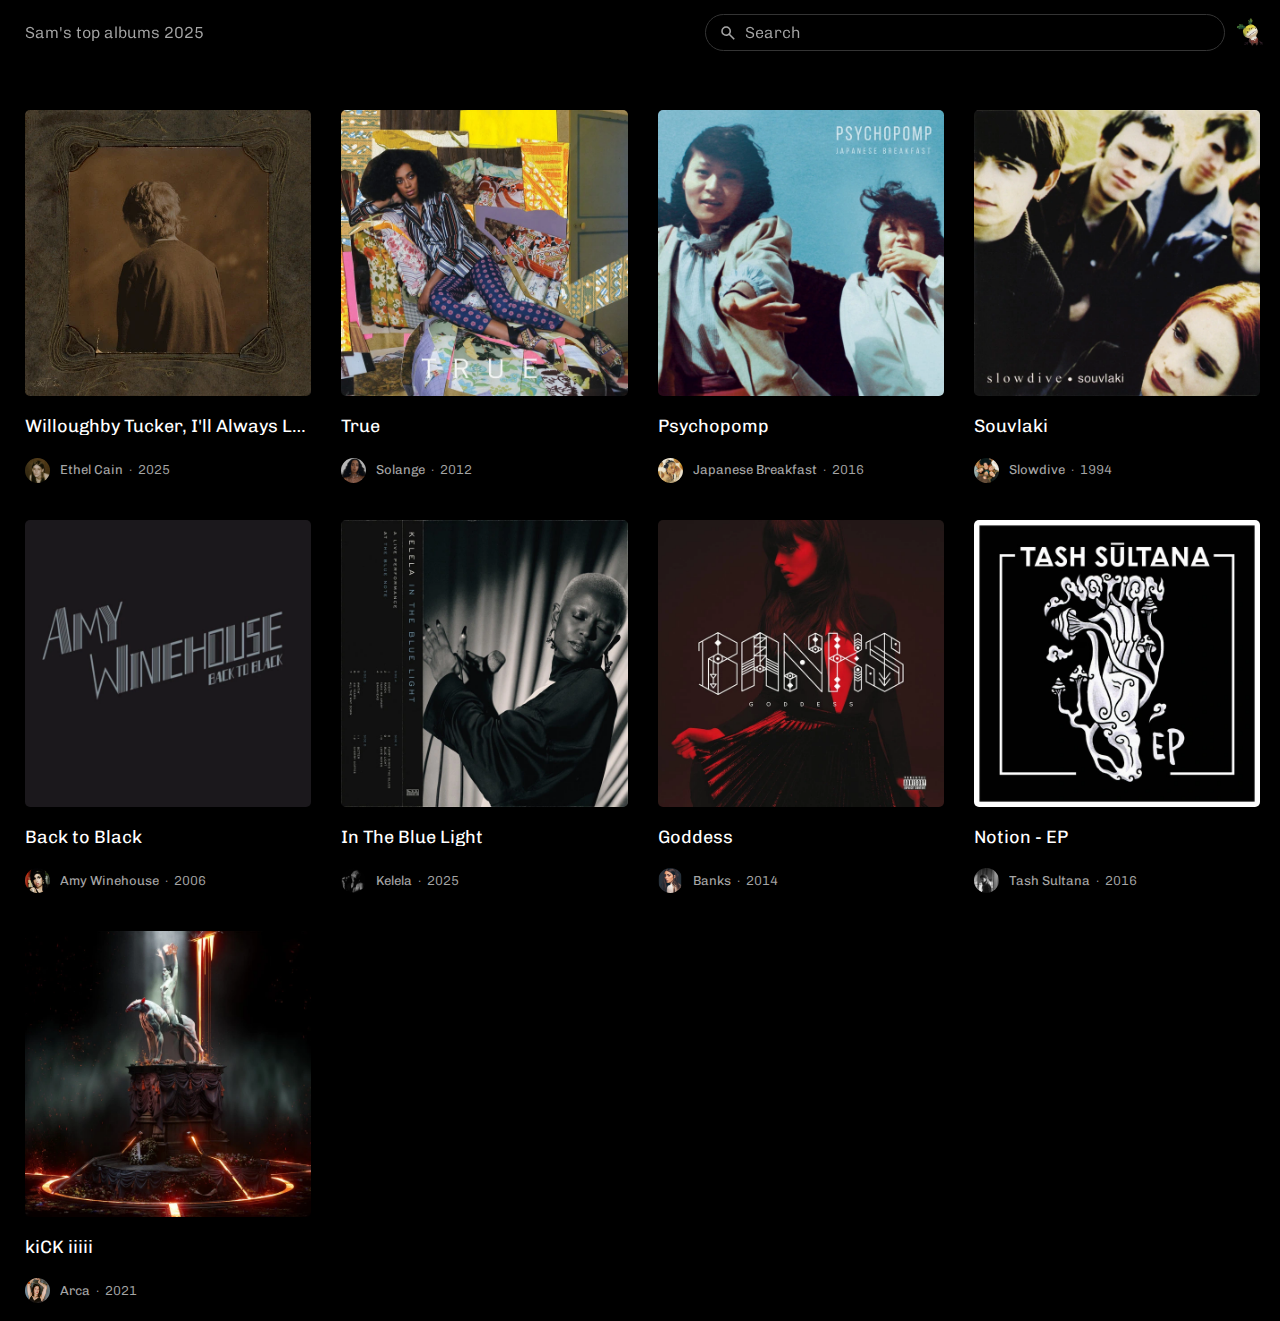
<file: index.html>
<!DOCTYPE html>
<html>
  <head>
    <link rel="preconnect" href="https://fonts.googleapis.com"><link rel="preconnect" href="https://fonts.gstatic.com" crossorigin><link href="https://fonts.googleapis.com/css2?family=Chivo:ital,wght@0,100..900;1,100..900&display=swap" rel="stylesheet">
    <link rel="stylesheet" href="spotify.css">
    <link rel="stylesheet" href="https://fonts.googleapis.com/css2?family=Material+Symbols+Outlined:opsz,wght,FILL,GRAD@24,400,0,0&icon_names=search" />
  </head>
  <body>
    <div class="header">
      <p class="logo">
        Sam's top albums 2025
      </p>
      <form>
        <div class="search">
          <span class="search-icon material-symbols-outlined">search</span>
          <input class="search-input" type="search" placeholder="Search">
        </div>
    </form>
      <img class="daikon" src="daikon.webp">
    </div>
    <div class="master-grid">
      <a href="https://www.youtube.com/watch?v=sP0us82q1ck" class="box" target="_blank">
        <img class="image" src="nettles.webp">
        <div class="titles">
          <p class="album">
            Willoughby Tucker, I'll Always Love You
          </p>
          <img class="artist" src="ethel.webp">
          <p class="artist-name">
          <span class="word"> Ethel Cain </span> &nbsp;&#183;&nbsp; 2025
          </p>
        </div>
      </a>
      <a href="https://www.youtube.com/watch?v=54udyumV1vo&list=PLXWlsAObXyAVkUFub3P4aTj1ut2wpO9xr" target="blank" class="box">
        <img class="image" src="true.webp">
        <div class="titles">
          <p class="album">
            True
          </p>
          <img class="artist" src="solange.webp">
          <p class="artist-name">
          <span class="word"> Solange </span> &nbsp;&#183;&nbsp; 2012
          </p>
        </div>
      </a>
      <a href="https://www.youtube.com/watch?v=-XkjHf2mXOY&list=PLHrPP0rObVipXYu4gSj0CDCb-Hqkq28ZC" target="blank" class="box">
        <img class="image" src="psychopomp.webp">
        <div class="titles">
          <p class="album">
            Psychopomp
          </p>
          <img class="artist" src="Japanesebreakfast.webp">
          <p class="artist-name">
          <span class="word"> Japanese Breakfast </span> &nbsp;&#183;&nbsp; 2016
          </p>
        </div>
      </a>
      <a href="https://www.youtube.com/watch?v=5D2u3ASuelQ&list=PLDZmtI4GBWqwLV4dbdQuSEEL3r7KX1QFt" target="blank" class="box">
        <img class="image" src="souvlaki.webp">
        <div class="titles">
          <p class="album">
            Souvlaki
          </p>
          <img class="artist" src="Slowdrive.webp">
          <p class="artist-name">
          <span class="word"> Slowdive </span> &nbsp;&#183;&nbsp; 1994
          </p>
        </div>
      </a>
      <a href="https://www.youtube.com/watch?v=t2TKqJ2FXGM&list=PLDCdjwiC90TGLe5any6XHKHogPqdfb_yP" target="blank" class="box">
        <img class="image" src="back-to-black.webp">
        <div class="titles">
          <p class="album">
            Back to Black
          </p>
          <img class="artist" src="amy.webp">
          <p class="artist-name">
          <span class="word"> Amy Winehouse </span> &nbsp;&#183;&nbsp; 2006
          </p>
        </div>
      </a>
      <a href="https://www.youtube.com/watch?v=87SSDIEQoO8" target="blank" class="box">
        <img class="image" src="bluelight.webp">
        <div class="titles">
          <p class="album">
            In The Blue Light
          </p>
          <img class="artist" src="Kelela.webp">
          <p class="artist-name">
          <span class="word"> Kelela </span> &nbsp;&#183;&nbsp; 2025
          </p>
        </div>
      </a>
      <a href="https://www.youtube.com/watch?v=gvpmDw0uDnI&list=PLPaztBWnatcjNPXymWPQL4pfMvi1B5Qe_" target="blank" class="box">
        <img class="image" src="goddess.webp">
        <div class="titles">
          <p class="album">
            Goddess
          </p>
          <img class="artist" src="banks.webp">
          <p class="artist-name">
          <span class="word"> Banks </span> &nbsp;&#183;&nbsp; 2014
          </p>
        </div>
      </a>
      <a href="https://www.youtube.com/watch?v=7C_niY2Ku_A&list=PLw3A77RRI5PD9QYqiyKr3EUHk2Ac2ET83" target="blank" class="box">
        <img class="image" src="notion.webp">
        <div class="titles">
          <p class="album">
            Notion - EP
          </p>
          <img class="artist" src="tash.webp">
          <p class="artist-name">
          <span class="word"> Tash Sultana </span> &nbsp;&#183;&nbsp; 2016
          </p>
        </div>
      </a>
      <a href="https://www.youtube.com/watch?v=OgHa76eEyHU&list=PL3eKSp8Ix8bCAkDuCgySBBodnn4huve9d" target="blank" class="box">
        <img class="image" src="kick-iiiii.webp">
        <div class="titles">
          <p class="album">
            kiCK iiiii
          </p>
          <img class="artist" src="arca.webp">
          <p class="artist-name">
          <span class="word"> Arca </span> &nbsp;&#183;&nbsp; 2021
          </p>
        </div>
      </a>
    </div>
  </body>
</html>
</file>
<file: spotify.css>
.header {
  display: flex;
  column-gap: 10px;
  background-color: rgba(0, 0, 0, 0.6);
  backdrop-filter: blur(60px);
  -webkit-backdrop-filter: blur(60px);
  position:fixed;
  width: 100%;
  height: 65px;
  align-items: center;
  top: 0;
  left: 0;
}

.logo {
  font-family: chivo;
  font-weight: 300;
  font-size: medium;
  color: rgb(165, 165, 165);
  overflow: hidden;
  white-space: nowrap;
  text-overflow: ellipsis;
  margin-left: 25px;
  transition: 500ms;
}

.logo:active,.logo:hover {
  color: rgb(200, 200, 200);
  cursor: pointer;
}

.header form {
  margin-left: auto;
}

.search{
  height: 35px;
  padding-left: 8px;
  padding-right: 10px;
  display: flex;
  align-items: center;
  border-radius: 30px;
  border: 1px solid rgb(52, 52, 52);
  transition: all 700ms;
  width: clamp(20px,500px,500px);
}

.search-input {
  width: 100%;
  margin-left: 3px;
  margin-right: 5px;
  font-size: medium;
  font-family: chivo;
  font-weight: 300;
  background-color: transparent;
  border: none;
  color: white;
}

.search-icon {
  scale: .75;
  margin-left: 2px;
  color:rgb(165, 165, 165);
}

.search:hover {
  background-color: rgb(255, 255, 255, .1);
}

.search:focus-within {
  background-color: rgb(255, 255, 255, .1);
  border: 1px solid rgb(165, 165, 165)
}

.search-input::placeholder {
  color: rgb(165, 165, 165);
  opacity: 1;
}

input[type="search"]::-webkit-search-cancel-button {
  display: none;
}

.daikon{
  display: inline-block;
  max-width: 30px;
  margin-right: 15px;
  cursor:grab;
  transition: 50ms;
}

.daikon:active{
  scale: 1.3;
}

.master-grid {
  display: grid;
  margin-top: 100px;
  margin-left: 15px;
  margin-right: 10px;
  grid-template-columns: repeat(auto-fit, minmax(250px, 1fr));
  column-gap: 10px;
  row-gap: 10px;
}

input:focus {
  outline: none;
}

body {
  margin: 0;
  padding: 0;
  background-color: black;
}

.box {
  display: inline-block;
  height: min-content;
  border: 10px solid transparent;
  border-radius: 5px;
  background-color: transparent;
  transition: all 500ms;
  background-clip: padding-box;
  text-decoration: none;
}

.box:hover {
  border-color: rgb(25, 25, 25);
  background-color: rgb(25, 25, 25);
}

.image {
  aspect-ratio: 1/1;
  width: 100%;
  border-radius: 5px;
  object-fit: cover;
}

.titles {
  display: grid;
  grid-template-columns: 35px 1fr;
  grid-template-rows: 50px;
  align-items: center;
}

.album {
  grid-column-start: 1;
  grid-column-end: 3;
  grid-row-start: 1;
  grid-row-end: 1;
  font-weight: 400;
  color: rgb(255, 255, 255);
  font-family: chivo;
  font-size: large;
  margin: 0;
  max-height: 20px;
  overflow: hidden;
  white-space: nowrap;
  text-overflow: ellipsis;
}

.artist {
  grid-column-start: 1;
  grid-column-end: 2;
  grid-row-start: 2;
  grid-row-end: 2;
  aspect-ratio: 1/1;
  object-fit: cover;
  width: 25px;
  height: 25px;
  border-radius: 100px;
}

.artist-name{
  grid-column-start: 2;
  grid-column-end: 2;
  grid-row-start: 2;
  grid-row-end: 2;
  color: rgb(165, 165, 165);
  font-family: chivo; 
  font-weight: 300;
  font-size: small;
  height: 40px;
  line-height: 40px;
  margin: 0;
  overflow: hidden;
  white-space: nowrap;
  text-overflow: ellipsis;
}

  .word{
  font-weight: 400;
}
</file>
